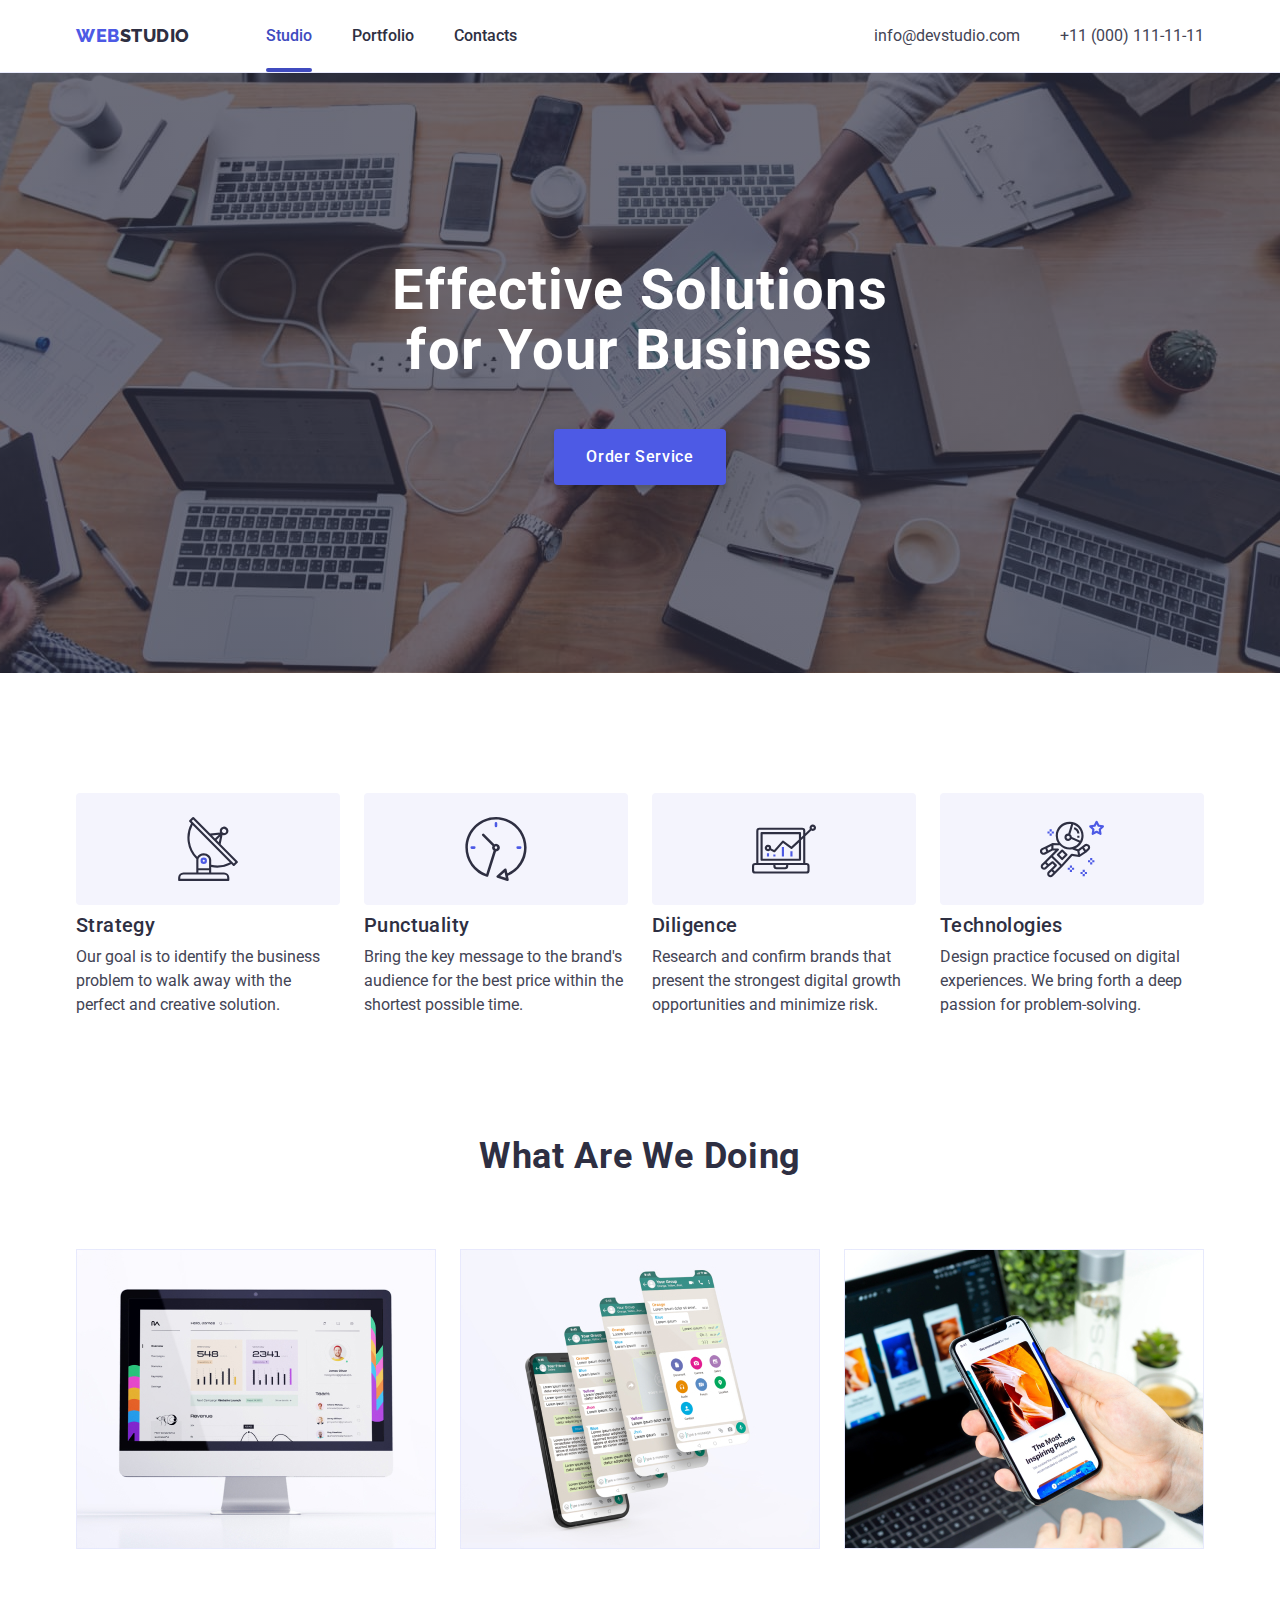
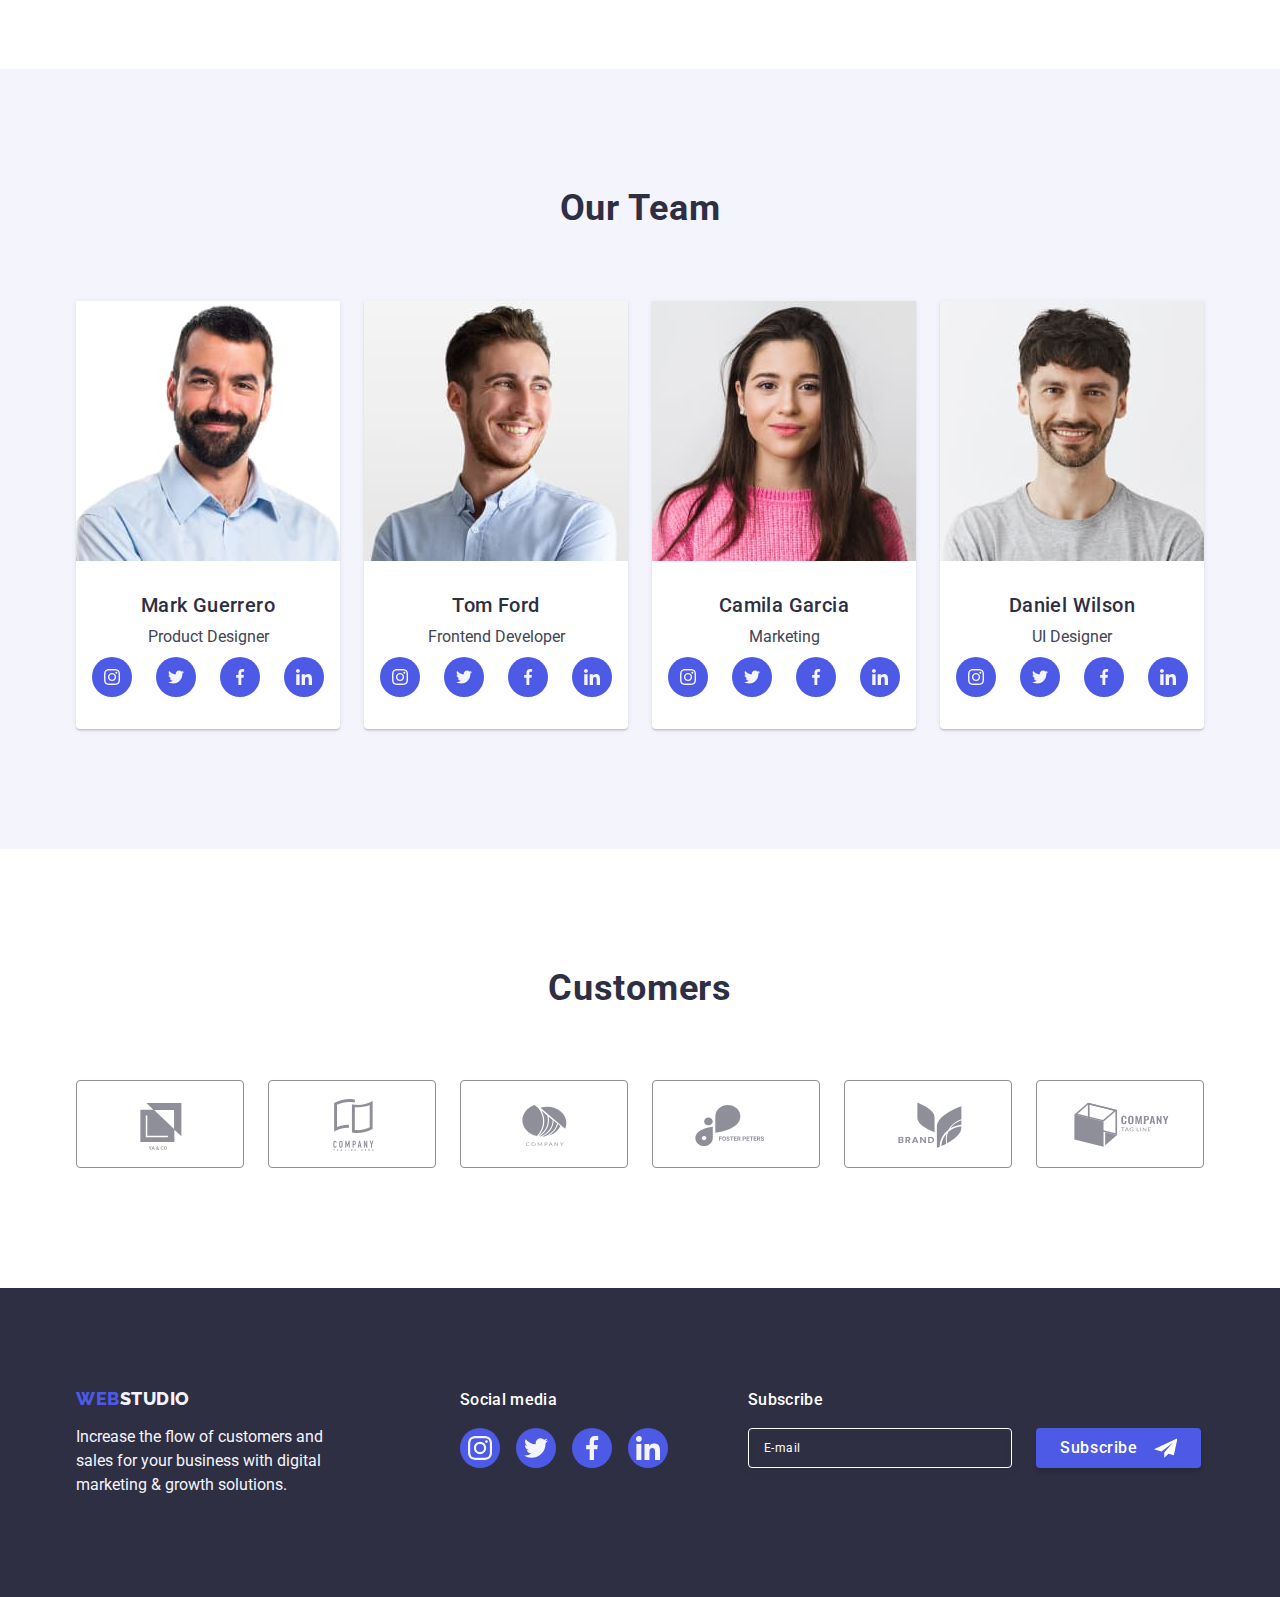
<file: index.html>
<!DOCTYPE html>
<html lang="en">
  <head>
    <meta charset="UTF-8" />
    <meta http-equiv="X-UA-Compatible" content="IE=edge" />
    <meta name="viewport" content="width=device-width, initial-scale=1.0" />
    <title>WebStudio</title>

    <!-- Fonts -->

    <link rel="preconnect" href="https://fonts.googleapis.com" />
    <link rel="preconnect" href="https://fonts.gstatic.com" crossorigin />
    <link
      href="https://fonts.googleapis.com/css2?family=Raleway:wght@800&family=Roboto:wght@400;500;700;900&display=swap"
      rel="stylesheet"
    />

    <!-- Normalize styles -->

    <link
      rel="stylesheet"
      href="https://cdn.jsdelivr.net/npm/modern-normalize@1.1.0/modern-normalize.min.css"
    />

    <!-- Custom styles -->

    <link rel="stylesheet" href="./css/styles.css" />
  </head>
  <body>
    <!-- Header section -->

    <header class="header">
      <div class="header-container container">
        <nav class="header-nav">
          <a class="logo link nav-link" href="./index.html"
            >Web<span class="header-logo link">Studio</span></a
          >
          <ul class="header-list list">
            <li class="header-item">
              <a class="header-link current link" href="./index.html">Studio</a>
            </li>
            <li class="header-item">
              <a class="header-link link" href="./portfolio.html">Portfolio</a>
            </li>
            <li class="header-item">
              <a class="header-link link" href="">Contacts</a>
            </li>
          </ul>
        </nav>
        <address class="header-contact">
          <ul class="header-contact-list list">
            <li class="header-contact-item">
              <a
                class="header-contact-link link"
                href="mailto:info@devstudio.com"
                >info@devstudio.com</a
              >
            </li>
            <li class="header-contact-item">
              <a class="header-contact-link link" href="tel:+110001111111"
                >+11 (000) 111-11-11</a
              >
            </li>
          </ul>
        </address>
      </div>
    </header>
    <main>
      <!-- Hero section -->

      <section class="section hero">
        <div class="container">
          <h1 class="hero-heading">Effective Solutions for Your Business</h1>
          <button class="hero-btn" type="button" data-modal-open>
            Order Service
          </button>
        </div>
      </section>

      <!-- Features section -->

      <section class="section features">
        <div class="container">
          <h2 class="features-title visually-hidden">Features</h2>
          <ul class="features-list list card-set">
            <li class="features-item card-set-item">
              <div class="features-container">
                <svg class="features-icon" width="64" height="64">
                  <use href="./images/icons.svg#icon-antenna-1"></use>
                </svg>
              </div>
              <h3 class="features-subtitle">Strategy</h3>
              <p class="features-text">
                Our goal is to identify the business problem to walk away with
                the perfect and creative solution.
              </p>
            </li>

            <li class="features-item card-set-item">
              <div class="features-container">
                <svg class="features-icon" width="64" height="64">
                  <use href="./images/icons.svg#icon-clock-1"></use>
                </svg>
              </div>
              <h3 class="features-subtitle">Punctuality</h3>
              <p class="features-text">
                Bring the key message to the brand's audience for the best price
                within the shortest possible time.
              </p>
            </li>

            <li class="features-item card-set-item">
              <div class="features-container">
                <svg class="features-icon" width="64" height="64">
                  <use href="./images/icons.svg#icon-diagram-1"></use>
                </svg>
              </div>
              <h3 class="features-subtitle">Diligence</h3>
              <p class="features-text">
                Research and confirm brands that present the strongest digital
                growth opportunities and minimize risk.
              </p>
            </li>

            <li class="features-item card-set-item">
              <div class="features-container">
                <svg class="features-icon" width="64" height="64">
                  <use href="./images/icons.svg#icon-astronaut-1"></use>
                </svg>
              </div>
              <h3 class="features-subtitle">Technologies</h3>
              <p class="features-text">
                Design practice focused on digital experiences. We bring forth a
                deep passion for problem-solving.
              </p>
            </li>
          </ul>
        </div>
      </section>

      <!-- Our works -->

      <section class="section works">
        <div class="container">
          <h2 class="works-title title">What are we doing</h2>
          <ul class="works-list list card-set">
            <li class="works-item card-set-item">
              <img
                class="works-img"
                src="./images/Our_works/rectangle71-1.jpg"
                alt="That we are doing"
                width="360"
                height="300"
              />
            </li>
            <li class="works-item card-set-item">
              <img
                class="works-img"
                src="./images/Our_works/rectangle71-2.jpg"
                alt="That we are doing"
                width="360"
                height="300"
              />
            </li>
            <li class="works-item card-set-item">
              <img
                class="works-img"
                src="./images/Our_works/rectangle71-3.jpg"
                alt="That we are doing"
                width="360"
                height="300"
              />
            </li>
          </ul>
        </div>
      </section>

      <!-- Our team -->

      <section class="section team">
        <div class="container team-container">
          <h2 class="team-title title">Our Team</h2>
          <ul class="team-list list card-set">
            <li class="team-item card-set-item">
              <img
                class="team-img"
                src="./images/Our_team/img-1.jpg"
                alt="Man"
                width="264"
                height="260"
              />
              <div class="team-wraper">
                <h3 class="team-subtitle">Mark Guerrero</h3>
                <p class="team-text">Product Designer</p>
                <ul class="socials list">
                  <li class="socials-item">
                    <a
                      class="socials-link link"
                      href="https://instagram.com"
                      target="_blank"
                      rel="noopener noreferrer"
                      aria-label="Instagram icon"
                    >
                      <svg class="socials-icon" width="16" height="16">
                        <use href="./images/icons.svg#icon-instagram-2"></use>
                      </svg>
                    </a>
                  </li>
                  <li class="socials-item">
                    <a
                      class="socials-link link"
                      href="https://twitter.com"
                      target="_blank"
                      rel="noopener noreferrer"
                      aria-label="Twitter icon"
                    >
                      <svg class="socials-icon" width="16" height="16">
                        <use href="./images/icons.svg#icon-twitter-1"></use>
                      </svg>
                    </a>
                  </li>
                  <li class="socials-item">
                    <a
                      class="socials-link link"
                      href="https://facebook.com"
                      target="_blank"
                      rel="noopener noreferrer"
                      aria-label="Facebook icon"
                    >
                      <svg class="socials-icon" width="16" height="16">
                        <use href="./images/icons.svg#icon-facebook-1"></use>
                      </svg>
                    </a>
                  </li>
                  <li class="socials-item">
                    <a
                      class="socials-link link"
                      href="https://linkedin.com"
                      target="_blank"
                      rel="noopener noreferrer"
                      aria-label="Linkedin icon"
                    >
                      <svg class="socials-icon" width="16" height="16">
                        <use href="./images/icons.svg#icon-linkedin-1"></use>
                      </svg>
                    </a>
                  </li>
                </ul>
              </div>
            </li>
            <li class="team-item card-set-item">
              <img
                class="team-img"
                src="./images/Our_team/img-2.jpg"
                alt="Man"
                width="264"
                height="260"
              />
              <div class="team-wraper">
                <h3 class="team-subtitle">Tom Ford</h3>
                <p class="team-text">Frontend Developer</p>
                <ul class="socials list">
                  <li class="socials-item">
                    <a
                      class="socials-link link"
                      href="https://instagram.com"
                      target="_blank"
                      rel="noopener noreferrer"
                      aria-label="Instagram icon"
                    >
                      <svg class="socials-icon" width="16" height="16">
                        <use href="./images/icons.svg#icon-instagram-2"></use>
                      </svg>
                    </a>
                  </li>
                  <li class="socials-item">
                    <a
                      class="socials-link link"
                      href="https://twitter.com"
                      target="_blank"
                      rel="noopener noreferrer"
                      aria-label="Twitter icon"
                    >
                      <svg class="socials-icon" width="16" height="16">
                        <use href="./images/icons.svg#icon-twitter-1"></use>
                      </svg>
                    </a>
                  </li>
                  <li class="socials-item">
                    <a
                      class="socials-link link"
                      href="https://facebook.com"
                      target="_blank"
                      rel="noopener noreferrer"
                      aria-label="Facebook icon"
                    >
                      <svg class="socials-icon" width="16" height="16">
                        <use href="./images/icons.svg#icon-facebook-1"></use>
                      </svg>
                    </a>
                  </li>
                  <li class="socials-item">
                    <a
                      class="socials-link link"
                      href="https://linkedin.com"
                      target="_blank"
                      rel="noopener noreferrer"
                      aria-label="Linkedin icon"
                    >
                      <svg class="socials-icon" width="16" height="16">
                        <use href="./images/icons.svg#icon-linkedin-1"></use>
                      </svg>
                    </a>
                  </li>
                </ul>
              </div>
            </li>
            <li class="team-item card-set-item">
              <img
                class="team-img"
                src="./images/Our_team/img-3.jpg"
                alt="Woman"
                width="264"
                height="260"
              />
              <div class="team-wraper">
                <h3 class="team-subtitle">Camila Garcia</h3>
                <p class="team-text">Marketing</p>
                <ul class="socials list">
                  <li class="socials-item">
                    <a
                      class="socials-link link"
                      href="https://instagram.com"
                      target="_blank"
                      rel="noopener noreferrer"
                      aria-label="Instagram icon"
                    >
                      <svg class="socials-icon" width="16" height="16">
                        <use href="./images/icons.svg#icon-instagram-2"></use>
                      </svg>
                    </a>
                  </li>
                  <li class="socials-item">
                    <a
                      class="socials-link link"
                      href="https://twitter.com"
                      target="_blank"
                      rel="noopener noreferrer"
                      aria-label="Twitter icon"
                    >
                      <svg class="socials-icon" width="16" height="16">
                        <use href="./images/icons.svg#icon-twitter-1"></use>
                      </svg>
                    </a>
                  </li>
                  <li class="socials-item">
                    <a
                      class="socials-link link"
                      href="https://facebook.com"
                      target="_blank"
                      rel="noopener noreferrer"
                      aria-label="Facebook icon"
                    >
                      <svg class="socials-icon" width="16" height="16">
                        <use href="./images/icons.svg#icon-facebook-1"></use>
                      </svg>
                    </a>
                  </li>
                  <li class="socials-item">
                    <a
                      class="socials-link link"
                      href="https://linkedin.com"
                      target="_blank"
                      rel="noopener noreferrer"
                      aria-label="Linkedin icon"
                    >
                      <svg class="socials-icon" width="16" height="16">
                        <use href="./images/icons.svg#icon-linkedin-1"></use>
                      </svg>
                    </a>
                  </li>
                </ul>
              </div>
            </li>
            <li class="team-item card-set-item">
              <img
                class="team-img"
                src="./images/Our_team/img-4.jpg"
                alt="Man"
                width="264"
                height="260"
              />
              <div class="team-wraper">
                <h3 class="team-subtitle">Daniel Wilson</h3>
                <p class="team-text">UI Designer</p>
                <ul class="socials list">
                  <li class="socials-item">
                    <a
                      class="socials-link link"
                      href="https://instagram.com"
                      target="_blank"
                      rel="noopener noreferrer"
                      aria-label="Instagram icon"
                    >
                      <svg class="socials-icon" width="16" height="16">
                        <use href="./images/icons.svg#icon-instagram-2"></use>
                      </svg>
                    </a>
                  </li>
                  <li class="socials-item">
                    <a
                      class="socials-link link"
                      href="https://twitter.com"
                      target="_blank"
                      rel="noopener noreferrer"
                      aria-label="Twitter icon"
                    >
                      <svg class="socials-icon" width="16" height="16">
                        <use href="./images/icons.svg#icon-twitter-1"></use>
                      </svg>
                    </a>
                  </li>
                  <li class="socials-item">
                    <a
                      class="socials-link link"
                      href="https://facebook.com"
                      target="_blank"
                      rel="noopener noreferrer"
                      aria-label="Facebook icon"
                    >
                      <svg class="socials-icon" width="16" height="16">
                        <use href="./images/icons.svg#icon-facebook-1"></use>
                      </svg>
                    </a>
                  </li>
                  <li class="socials-item">
                    <a
                      class="socials-link link"
                      href="https://linkedin.com"
                      target="_blank"
                      rel="noopener noreferrer"
                      aria-label="Linkedin icon"
                    >
                      <svg class="socials-icon" width="16" height="16">
                        <use href="./images/icons.svg#icon-linkedin-1"></use>
                      </svg>
                    </a>
                  </li>
                </ul>
              </div>
            </li>
          </ul>
        </div>
      </section>

      <!-- Customers -->

      <section class="section clients">
        <div class="container">
          <h2 class="clients-title title">Customers</h2>
          <ul class="clients-list list">
            <li class="clients-item">
              <a class="clients-link link" href="">
                <svg class="clients-icon" width="104" height="56">
                  <use href="./images/icons.svg#icon-Logo"></use>
                </svg>
              </a>
            </li>
            <li class="clients-item">
              <a class="clients-link link" href="">
                <svg class="clients-icon" width="104" height="56">
                  <use href="./images/icons.svg#icon-Logo2"></use>
                </svg>
              </a>
            </li>
            <li class="clients-item">
              <a class="clients-link link" href="">
                <svg class="clients-icon" width="104" height="56">
                  <use href="./images/icons.svg#icon-Logo3"></use>
                </svg>
              </a>
            </li>
            <li class="clients-item">
              <a class="clients-link link" href="">
                <svg class="clients-icon" width="104" height="56">
                  <use href="./images/icons.svg#icon-Logo4"></use>
                </svg>
              </a>
            </li>
            <li class="clients-item">
              <a class="clients-link link">
                <svg class="clients-icon" width="104" height="56">
                  <use href="./images/icons.svg#icon-Logo5"></use>
                </svg>
              </a>
            </li>
            <li class="clients-item">
              <a class="clients-link link">
                <svg class="clients-icon" width="104" height="56">
                  <use href="./images/icons.svg#icon-Logo6"></use>
                </svg>
              </a>
            </li>
          </ul>
        </div>
      </section>
    </main>

    <!-- Footer section -->

    <footer class="footer">
      <div class="footer-container container">
        <div class="footer-left-side">
          <a class="logo link web-link" href="./index.html"
            >Web<span class="footer-logo link">Studio</span></a
          >
          <p class="footer-text">
            Increase the flow of customers and sales for your business with
            digital marketing & growth solutions.
          </p>
        </div>
        <div class="footer-socials">
          <p class="footer-socials-text">Social media</p>
          <ul class="footer-socials-list socials list">
            <li class="footer-socials-item">
              <a
                class="footer-socials-link link"
                href="https://instagram.com"
                target="_blank"
                rel="noopener noreferrer"
                aria-label="Instagram icon"
              >
                <svg class="footer-socials-icon" width="24" height="24">
                  <use href="./images/icons.svg#icon-instagram-2"></use>
                </svg>
              </a>
            </li>
            <li class="footer-socials-item">
              <a
                class="footer-socials-link link"
                href="https://twitter.com"
                target="_blank"
                rel="noopener noreferrer"
                aria-label="Twitter icon"
              >
                <svg class="footer-socials-icon" width="24" height="24">
                  <use href="./images/icons.svg#icon-twitter-1"></use>
                </svg>
              </a>
            </li>
            <li class="footer-socials-item">
              <a
                class="footer-socials-link link"
                href="https://facebook.com"
                target="_blank"
                rel="noopener noreferrer"
                aria-label="Facebook icon"
              >
                <svg class="footer-socials-icon" width="24" height="24">
                  <use href="./images/icons.svg#icon-facebook-1"></use>
                </svg>
              </a>
            </li>
            <li class="footer-socials-item">
              <a
                class="footer-socials-link link"
                href="https://linkedin.com"
                target="_blank"
                rel="noopener noreferrer"
                aria-label="Linkedin icon"
              >
                <svg class="footer-socials-icon" width="24" height="24">
                  <use href="./images/icons.svg#icon-linkedin-1"></use>
                </svg>
              </a>
            </li>
          </ul>
        </div>
        <div class="form-field">
          <p class="form-title">Subscribe</p>
          <form class="footer-form">
            <div class="footer-form-field">
              <label class="foooter-form-label" for="subscribe">E-mail</label>
              <input
                class="footer-input-form"
                type="email"
                name="subscribe"
                id="subscribe"
              />
            </div>
            <button class="footer-form-btn btn" type="submit">
              <span class="btn-title">Subscribe</span>
              <svg class="footer-form-icon" width="24" height="20">
                <use href="./images/icons.svg#icon-icon-send"></use>
              </svg>
            </button>
          </form>
        </div>
      </div>
    </footer>
    <div class="backdrop is-hidden" data-modal>
      <div class="modal">
        <button class="modal-btn" type="button" data-modal-close>
          <svg class="modal-icon" width="8" height="8">
            <use href="./images/icons.svg#icon-close-black-hero"></use>
          </svg>
        </button>
        <strong class="modal-title"
          >Leave your contacts and we will call you back</strong
        >
        <form class="modal-form" name="contacts_form">
          <label class="modal-label-form" for="user-name">Name</label>
          <div class="modal-form-field">
            <input
              class="modal-input-form"
              type="text"
              name="user_name"
              id="user-name"
              placeholder=" "
              required
            />
            <svg class="modal-form-icon" width="12" height="12">
              <use href="./images/icons.svg#icon-persona-black"></use>
            </svg>
          </div>
          <label class="modal-label-form" for="user-phone">Phone</label>
          <div class="modal-form-field">
            <input
              class="modal-input-form"
              type="tel"
              name="user_phone"
              id="user-phone"
              placeholder=" "
              required
            />
            <svg class="modal-form-icon" width="13" height="13">
              <use href="./images/icons.svg#icon-modal-phone"></use>
            </svg>
          </div>
          <label class="modal-label-form" for="user-email">Email</label>
          <div class="modal-form-field">
            <input
              class="modal-input-form"
              type="email"
              name="user_email"
              id="user-email"
              placeholder=" "
              required
            />
            <svg class="modal-form-icon" width="15" height="12">
              <use href="./images/icons.svg#icon-modal-mail"></use>
            </svg>
          </div>
          <label class="modal-label-form" for="comment">Comment</label>
          <textarea
            class="modal-comment-form"
            name="comment"
            rows="5"
            id="comment"
            placeholder="Text input"
          ></textarea>
          <label class="modal-form-agreement">
            <div class="modal-check-field">
              <input
                class="modal-form-agreement-box"
                type="checkbox"
                name="comment"
              /><svg class="check-icon" width="10" height="8">
                <use href="./images/icons.svg#icon-label-accept"></use>
              </svg>
            </div>
            <span class="modal-form-agreement-text"
              >I accept the terms and conditions of the
              <a class="modal-form-agreement-link link" href=""
                >Privacy Policy</a
              ></span
            >
          </label>
          <button class="modal-form-btn btn" type="submit">Send</button>
        </form>
      </div>
    </div>
    <script src="./js/modal.js"></script>
  </body>
</html>
</file>
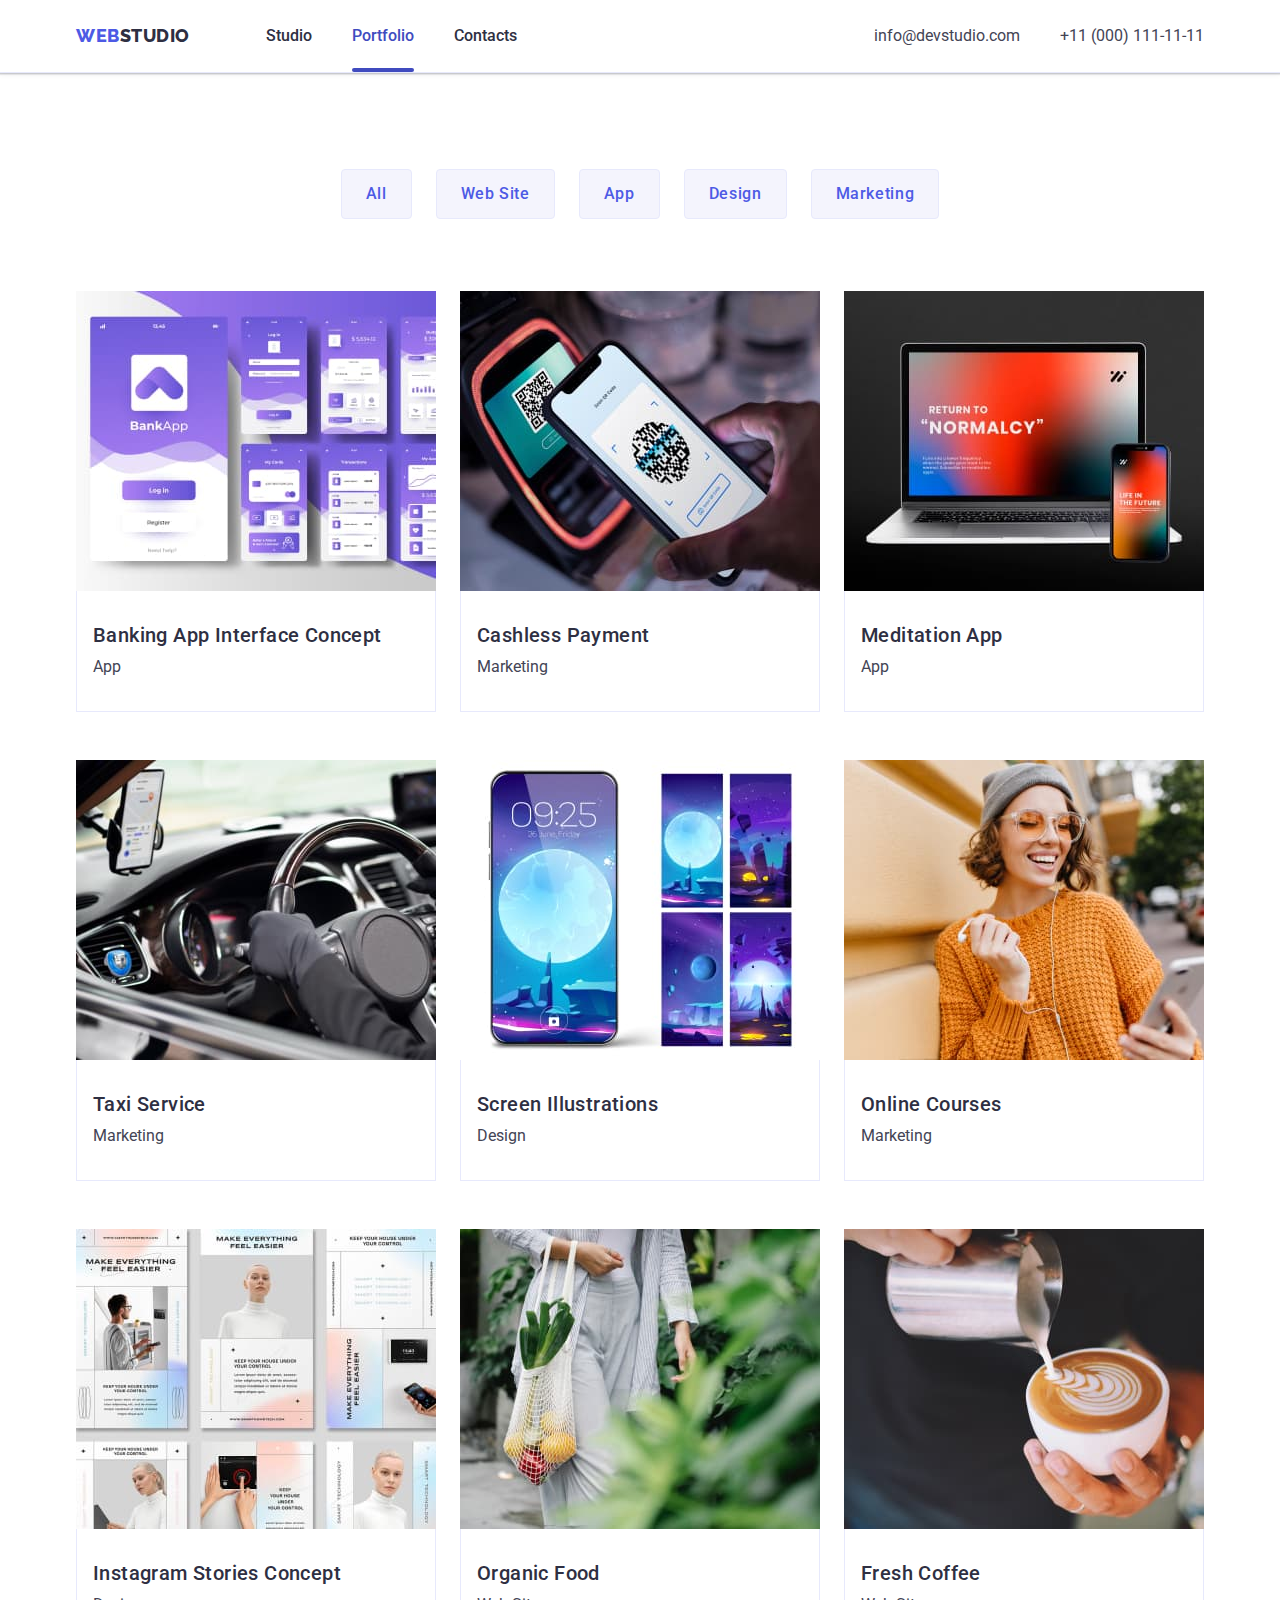
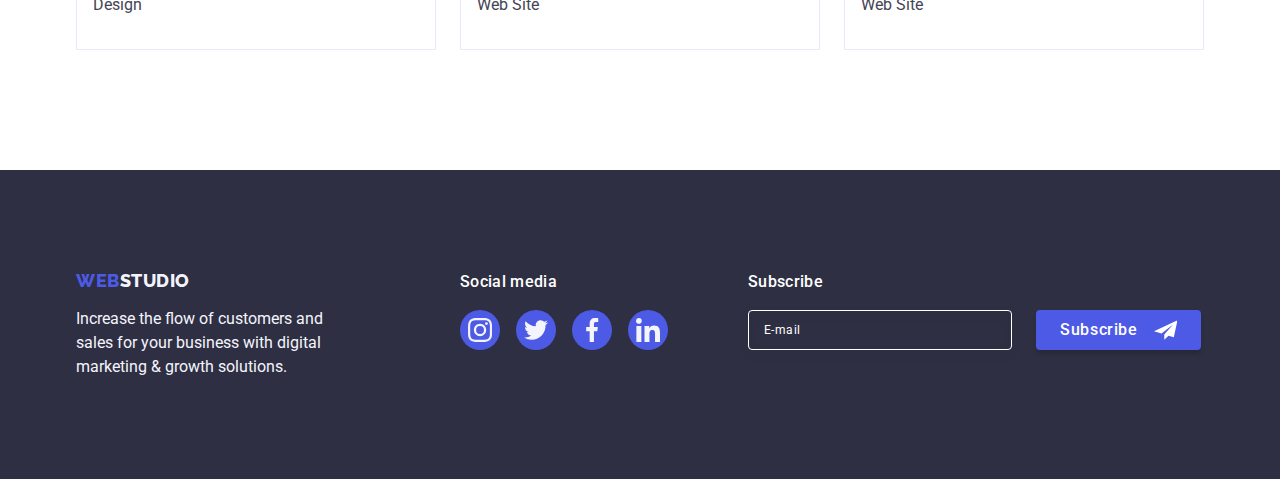
<file: portfolio.html>
<!DOCTYPE html>
<html lang="en">
  <head>
    <meta charset="UTF-8" />
    <meta http-equiv="X-UA-Compatible" content="IE=edge" />
    <meta name="viewport" content="width=device-width, initial-scale=1.0" />
    <title>WebStudio</title>

    <!-- Fonts -->

    <link rel="preconnect" href="https://fonts.googleapis.com" />
    <link rel="preconnect" href="https://fonts.gstatic.com" crossorigin />
    <link
      href="https://fonts.googleapis.com/css2?family=Raleway:wght@800&family=Roboto:wght@400;500;700;900&display=swap"
      rel="stylesheet"
    />

    <!-- Normalize styles -->

    <link
      rel="stylesheet"
      href="https://cdn.jsdelivr.net/npm/modern-normalize@1.1.0/modern-normalize.min.css"
    />

    <!-- Custom styles -->

    <link rel="stylesheet" href="./css/styles.css" />
  </head>

  <body>
    <!-- Header section -->

    <header class="header">
      <div class="header-container container">
        <nav class="header-nav">
          <a class="logo link nav-link" href="./index.html"
            >Web<span class="header-logo logo link">Studio</span></a
          >
          <ul class="header-list list">
            <li class="header-item">
              <a class="header-link link" href="./index.html">Studio</a>
            </li>
            <li class="header-item">
              <a class="header-link current link" href="./portfolio.html"
                >Portfolio</a
              >
            </li>
            <li class="header-item">
              <a class="header-link link" href="">Contacts</a>
            </li>
          </ul>
        </nav>
        <address class="header-contact">
          <ul class="header-contact-list list">
            <li class="header-contact-item">
              <a
                class="header-contact-link link"
                href="mailto:info@devstudio.com"
                >info@devstudio.com</a
              >
            </li>
            <li class="header-contact-item">
              <a class="header-contact-link link" href="tel:+110001111111"
                >+11 (000) 111-11-11</a
              >
            </li>
          </ul>
        </address>
      </div>
    </header>
    <main>
      <!-- Filter section -->

      <section class="section filter-section">
        <div class="container filter-container">
          <h1 class="filter-heading visually-hidden">Filter</h1>
          <ul class="filter-list-btn list">
            <li class="filter-item">
              <button class="filter-btn" type="button">All</button>
            </li>
            <li class="filter-item">
              <button class="filter-btn" type="button">Web Site</button>
            </li>
            <li class="filter-item">
              <button class="filter-btn" type="button">App</button>
            </li>
            <li class="filter-item">
              <button class="filter-btn" type="button">Design</button>
            </li>
            <li class="filter-item">
              <button class="filter-btn" type="button">Marketing</button>
            </li>
          </ul>
          <ul class="filter-list-img list card-set">
            <li class="filter-item-img card-set-item">
              <a class="filter-link link">
                <div class="filter-box">
                  <img
                    class="filter-img"
                    src="./images/Portfolio/img1.jpg"
                    alt="Banking App"
                  />
                  <div class="overlay">
                    <p class="overlay-label">
                      14 Stylish and User-Friendly App Design Concepts · Task
                      Manager App · Calorie Tracker App · Exotic Fruit Ecommerce
                      App · Cloud Storage App
                    </p>
                  </div>
                </div>
                <div class="filter-wraper">
                  <h2 class="filter-title">Banking App Interface Concept</h2>
                  <p class="filter-text">App</p>
                </div>
              </a>
            </li>
            <li class="filter-item-img card-set-item">
              <a class="filter-link link">
                <div class="filter-box">
                  <img
                    class="filter-img"
                    src="./images/Portfolio/img2.jpg"
                    alt="Cashless Payment"
                  />
                  <div class="overlay">
                    <p class="overlay-label">
                      14 Stylish and User-Friendly App Design Concepts · Task
                      Manager App · Calorie Tracker App · Exotic Fruit Ecommerce
                      App · Cloud Storage App
                    </p>
                  </div>
                </div>
                <div class="filter-wraper">
                  <h2 class="filter-title">Cashless Payment</h2>
                  <p class="filter-text">Marketing</p>
                </div></a
              >
            </li>
            <li class="filter-item-img card-set-item">
              <a class="filter-link link">
                <div class="filter-box">
                  <img
                    class="filter-img"
                    src="./images/Portfolio/img3.jpg"
                    alt="Meditation App"
                  />
                  <div class="overlay">
                    <p class="overlay-label">
                      14 Stylish and User-Friendly App Design Concepts · Task
                      Manager App · Calorie Tracker App · Exotic Fruit Ecommerce
                      App · Cloud Storage App
                    </p>
                  </div>
                </div>
                <div class="filter-wraper">
                  <h2 class="filter-title">Meditation App</h2>
                  <p class="filter-text">App</p>
                </div></a
              >
            </li>
            <li class="filter-item-img card-set-item">
              <a class="filter-link link">
                <div class="filter-box">
                  <img
                    class="filter-img"
                    src="./images/Portfolio/img4.jpg"
                    alt="Taxi Service"
                  />
                  <div class="overlay">
                    <p class="overlay-label">
                      14 Stylish and User-Friendly App Design Concepts · Task
                      Manager App · Calorie Tracker App · Exotic Fruit Ecommerce
                      App · Cloud Storage App
                    </p>
                  </div>
                </div>
                <div class="filter-wraper">
                  <h2 class="filter-title">Taxi Service</h2>
                  <p class="filter-text">Marketing</p>
                </div></a
              >
            </li>
            <li class="filter-item-img card-set-item">
              <a class="filter-link link">
                <div class="filter-box">
                  <img
                    class="filter-img"
                    src="./images/Portfolio/img5.jpg"
                    alt="Screen Illustrations"
                  />
                  <div class="overlay">
                    <p class="overlay-label">
                      14 Stylish and User-Friendly App Design Concepts · Task
                      Manager App · Calorie Tracker App · Exotic Fruit Ecommerce
                      App · Cloud Storage App
                    </p>
                  </div>
                </div>
                <div class="filter-wraper">
                  <h2 class="filter-title">Screen Illustrations</h2>
                  <p class="filter-text">Design</p>
                </div></a
              >
            </li>
            <li class="filter-item-img card-set-item">
              <a class="filter-link link">
                <div class="filter-box">
                  <img
                    class="filter-img"
                    src="./images/Portfolio/img6.jpg"
                    alt="Online Courses"
                  />
                  <div class="overlay">
                    <p class="overlay-label">
                      14 Stylish and User-Friendly App Design Concepts · Task
                      Manager App · Calorie Tracker App · Exotic Fruit Ecommerce
                      App · Cloud Storage App
                    </p>
                  </div>
                </div>
                <div class="filter-wraper">
                  <h2 class="filter-title">Online Courses</h2>
                  <p class="filter-text">Marketing</p>
                </div></a
              >
            </li>
            <li class="filter-item-img card-set-item">
              <a class="filter-link link">
                <div class="filter-box">
                  <img
                    class="filter-img"
                    src="./images/Portfolio/img7.jpg"
                    alt="Instagram Stories Concept"
                  />
                  <div class="overlay">
                    <p class="overlay-label">
                      14 Stylish and User-Friendly App Design Concepts · Task
                      Manager App · Calorie Tracker App · Exotic Fruit Ecommerce
                      App · Cloud Storage App
                    </p>
                  </div>
                </div>
                <div class="filter-wraper">
                  <h2 class="filter-title">Instagram Stories Concept</h2>
                  <p class="filter-text">Design</p>
                </div></a
              >
            </li>
            <li class="filter-item-img card-set-item">
              <a class="filter-link link">
                <div class="filter-box">
                  <img
                    class="filter-img"
                    src="./images/Portfolio/img8.jpg"
                    alt="Organic Food"
                  />
                  <div class="overlay">
                    <p class="overlay-label">
                      14 Stylish and User-Friendly App Design Concepts · Task
                      Manager App · Calorie Tracker App · Exotic Fruit Ecommerce
                      App · Cloud Storage App
                    </p>
                  </div>
                </div>
                <div class="filter-wraper">
                  <h2 class="filter-title">Organic Food</h2>
                  <p class="filter-text">Web Site</p>
                </div></a
              >
            </li>
            <li class="filter-item-img card-set-item">
              <a class="filter-link link">
                <div class="filter-box">
                  <img
                    class="filter-img"
                    src="./images/Portfolio/img9.jpg"
                    alt="Fresh Coffee"
                  />
                  <div class="overlay">
                    <p class="overlay-label">
                      14 Stylish and User-Friendly App Design Concepts · Task
                      Manager App · Calorie Tracker App · Exotic Fruit Ecommerce
                      App · Cloud Storage App
                    </p>
                  </div>
                </div>
                <div class="filter-wraper">
                  <h2 class="filter-title">Fresh Coffee</h2>
                  <p class="filter-text">Web Site</p>
                </div></a
              >
            </li>
          </ul>
        </div>
      </section>
    </main>

    <!-- Footer section -->

    <footer class="footer">
      <div class="footer-container container">
        <div class="footer-left-side">
          <a class="logo link web-link" href="./index.html"
            >Web<span class="footer-logo link">Studio</span></a
          >
          <p class="footer-text">
            Increase the flow of customers and sales for your business with
            digital marketing & growth solutions.
          </p>
        </div>
        <div class="footer-socials">
          <p class="footer-socials-text">Social media</p>
          <ul class="footer-socials-list socials list">
            <li class="footer-socials-item">
              <a
                class="footer-socials-link link"
                href="https://instagram.com"
                target="_blank"
                rel="noopener noreferrer"
                aria-label="Instagram icon"
              >
                <svg class="footer-socials-icon" width="24" height="24">
                  <use href="./images/icons.svg#icon-instagram-2"></use>
                </svg>
              </a>
            </li>
            <li class="footer-socials-item">
              <a
                class="footer-socials-link link"
                href="https://twitter.com"
                target="_blank"
                rel="noopener noreferrer"
                aria-label="Twitter icon"
              >
                <svg class="footer-socials-icon" width="24" height="24">
                  <use href="./images/icons.svg#icon-twitter-1"></use>
                </svg>
              </a>
            </li>
            <li class="footer-socials-item">
              <a
                class="footer-socials-link link"
                href="https://facebook.com"
                target="_blank"
                rel="noopener noreferrer"
                aria-label="Facebook icon"
              >
                <svg class="footer-socials-icon" width="24" height="24">
                  <use href="./images/icons.svg#icon-facebook-1"></use>
                </svg>
              </a>
            </li>
            <li class="footer-socials-item">
              <a
                class="footer-socials-link link"
                href="https://linkedin.com"
                target="_blank"
                rel="noopener noreferrer"
                aria-label="Linkedin icon"
              >
                <svg class="footer-socials-icon" width="24" height="24">
                  <use href="./images/icons.svg#icon-linkedin-1"></use>
                </svg>
              </a>
            </li>
          </ul>
        </div>
        <div class="form-field">
          <p class="form-title">Subscribe</p>
          <form class="footer-form">
            <div class="footer-form-field">
              <label class="foooter-form-label" for="subscribe">E-mail</label>
              <input class="footer-input-form" type="email" name="subscribe" id="subscribe" />
            </div>
            <button class="footer-form-btn btn" type="submit">
              <span class="btn-title">Subscribe</span>
              <svg class="footer-form-icon" width="24" height="20">
                <use href="./images/icons.svg#icon-icon-send"></use>
              </svg>
            </button>
          </form>
        </div>
      </div>
    </footer>
  </body>
</html>
</file>
<file: css/styles.css>
:root {
  /* Fonts */
  --primary-font: Roboto, sans-serif;
  --secondary-font: Raleway, sans-serif;
  /* Text colors */
  --main-tx-cl: #434455;
  --iris-tx-cl: #4d5ae5;
  --navy-blue-tx-cl: #2e2f42;
  --accent-tx-cl: #404bbf;
  --white-tx-cl: #ffffff;
  --cloud-tx-cl: #f4f4fd;
  --light-slate: #8e8f99;
  /* Bg colors */
  --dark-bg-cl: #2e2f42;
  --main-bg-cl: #ffffff;
  --iris-bg-cl: #4d5ae5;
  --ocean-bg-cl: #404bbf;
  --light-bg-cl: #f4f4fd;
  --success-bg-cl: #31d0aa;
  --dairy-bg-cl: #fcfcfc;
  /* Others */
  --indent: 24px;
  --items: 4;
  --backing: 8px;
  --titlebacking: 72px;
  /* Animation */
  --anim-fast: 250ms cubic-bezier(0.4, 0, 0.2, 1);
}

/* Base styles */
body {
  color: var(--main-tx-cl);
  background-color: var(--main-bg-cl);
  font-family: var(--primary-font);
  font-size: 16px;
  line-height: 1.5;
}

.logo {
  font-family: var(--secondary-font);
  font-size: 18px;
  font-weight: 800;
  line-height: 1.17;
  letter-spacing: 0.03em;
  color: var(--iris-tx-cl);
  text-transform: uppercase;
}
.title {
  color: var(--navy-blue-tx-cl);
  font-size: 36px;
  line-height: 1.11;
  text-align: center;
  text-transform: capitalize;
  letter-spacing: 0.02em;
  margin-bottom: var(--titlebacking);
}
.section {
  padding-bottom: 120px;
  padding-top: 120px;
}
.visually-hidden {
  position: absolute;
  width: 1px;
  height: 1px;
  margin: -1px;
  border: 0;
  padding: 0;

  white-space: nowrap;
  clip-path: inset(100%);
  clip: rect(0 0 0 0);
  overflow: hidden;
}
/* Card set */
.card-set {
  display: flex;
  flex-wrap: wrap;
  gap: var(--indent);
}
.card-set-item {
  width: calc((100% - var(--indent) * (var(--items) - 1)) / var(--items));
}

/* reset start */
.link {
  text-decoration: none;
}
.list {
  margin: 0;
  padding: 0;
  list-style: none;
}
h1,
h2,
h3,
h4,
h5,
h6,
p {
  margin: 0;
}
img {
  display: block;
  max-width: 100%;
  height: auto;
}
button {
  font-family: inherit;
  color: currentColor;
  cursor: pointer;
}
/* reset end */

.container {
  width: 1158px;
  margin-left: auto;
  margin-right: auto;
  padding-left: 15px;
  padding-right: 15px;

  /* outline: 2px solid red;
  outline-offset: -2px; */
}

/* Header section */
.header {
  box-shadow: 0px 2px 1px rgba(46, 47, 66, 0.08),
    0px 1px 1px rgba(46, 47, 66, 0.16), 0px 1px 6px rgba(46, 47, 66, 0.08);
  border-bottom: 1px solid #e7e9fc;
}
.header-container {
  display: flex;
  align-items: center;
}
.header-nav {
  display: flex;
  align-items: center;
  margin-right: auto;
}
.nav-link {
  margin-right: 76px;
}
.header-logo {
  color: var(--navy-blue-tx-cl);
}

.header-list {
  display: flex;
  align-items: center;
  gap: 40px;
}

.header-link {
  position: relative;
  font-weight: 500;
  padding: 27px 0;
  color: var(--navy-blue-tx-cl);
  transition: color var(--anim-fast);
}
.header-link:hover,
.header-link:focus {
  color: var(--accent-tx-cl);
}
.header-link::after {
  content: "";
  position: absolute;
  bottom: 0;
  left: 0;
  display: block;
  width: 100%;
  height: 4px;
  border-radius: 2px;
}
.header-link.current {
  color: var(--accent-tx-cl);
}
.header-link.current::after {
  background-color: var(--ocean-bg-cl);
}

.header-contact {
  display: block;
  padding-top: 24px;
  padding-bottom: 24px;
  font-style: normal;
}

.header-contact-list {
  display: flex;
  align-items: center;
  gap: 40px;
}
.header-contact-link {
  color: inherit;
  transition: color var(--anim-fast);
}
.header-contact-link:hover,
.header-contact-link:focus {
  color: var(--accent-tx-cl);
}
/* Hero section */

.hero {
  max-width: 1440px;
  background-color: var(--dark-bg-cl);
  background-image: linear-gradient(
      rgba(46, 47, 66, 0.7),
      rgba(46, 47, 66, 0.7)
    ),
    url(../images/Hero/people-office.jpg);
  background-repeat: no-repeat;
  background-position: center;
  background-size: cover;
  color: var(--white-tx-cl);
  padding-top: 188px;
  padding-bottom: 188px;
  margin-right: auto;
  margin-left: auto;
}

.hero-heading {
  font-size: 56px;
  line-height: 1.07;
  text-align: center;
  letter-spacing: 0.02em;
  max-width: 496px;
  margin-left: auto;
  margin-right: auto;
  margin-bottom: 48px;
}

.hero-btn {
  display: block;
  margin-left: auto;
  margin-right: auto;
  background-color: var(--iris-bg-cl);
  box-shadow: 0px 4px 4px rgba(0, 0, 0, 0.15);
  border-radius: 4px;
  font-family: var(--primary-font);
  font-size: 16px;
  font-weight: 500;
  line-height: 1.5;
  letter-spacing: 0.04em;
  color: var(--white-tx-cl);
  min-width: 169px;
  height: 56px;
  padding: 16px 32px;
  border: none;
  transition: background-color var(--anim-fast);
}
.hero-btn:hover,
.hero-btn:focus {
  background-color: var(--ocean-bg-cl);
}
/* Features section */

.features {
  padding: 120px 0;
}
.features-container {
  display: flex;
  justify-content: center;
  align-items: center;
  width: 264px;
  height: 112px;
  background: var(--light-bg-cl);
  border-radius: 4px;
  margin-bottom: var(--backing);
}
.features-subtitle {
  font-size: 20px;
  font-weight: 500;
  line-height: 1.2;
  letter-spacing: 0.02em;
  color: var(--navy-blue-tx-cl);
  margin-bottom: var(--backing);
}

.features-text {
  color: var(--main-tx-cl);
}

/* Our works */

.works {
  padding-top: 0;
}
.works-list {
  --items: 3;
}
/* Our team */

.team {
  background-color: var(--light-bg-cl);
}
.team-item {
  background-color: var(--main-bg-cl);
  box-shadow: 0px 1px 6px rgba(46, 47, 66, 0.08),
    0px 1px 1px rgba(46, 47, 66, 0.16), 0px 2px 1px rgba(46, 47, 66, 0.08);
  border-radius: 0px 0px 4px 4px;
}
.team-wraper {
  padding: 32px 0;
  border-radius: 0px 0px 4px 4px;
}
.team-subtitle {
  font-size: 20px;
  font-weight: 500;
  line-height: 1.2;
  text-align: center;
  letter-spacing: 0.02em;
  color: var(--navy-blue-tx-cl);
  text-transform: capitalize;
  margin-bottom: var(--backing);
}

.team-text {
  margin-top: var(--backing);
  color: var(--main-tx-cl);
  text-align: center;
  margin-bottom: var(--backing);
}
/* Socials*/
.socials {
  display: flex;
  justify-content: center;
  gap: 24px;
}
.socials-link {
  display: flex;
  justify-content: center;
  align-items: center;
  width: 40px;
  height: 40px;
  background-color: var(--iris-bg-cl);
  border-radius: 50%;
  transition: background-color var(--anim-fast);
}
.socials-link:hover,
.socials-link:focus {
  background-color: var(--ocean-bg-cl);
}

.socials-icon {
  fill: var(--cloud-tx-cl);
}

/* Customers*/

.clients-title {
  line-height: 1.1;
}

.clients-list {
  display: flex;
  justify-content: center;
  gap: 24px;
}
.clients-link {
  display: flex;
  justify-content: center;
  align-items: center;
  width: 168px;
  height: 88px;
  border: 1px solid #8e8f99;
  border-radius: 4px;
  color: var(--light-slate);
  transition: color var(--anim-fast), border-color var(--anim-fast);
}
.clients-link:hover,
.clients-link:focus {
  color: var(--ocean-bg-cl);
  border-color: var(--ocean-bg-cl);
}
.clients-icon {
  fill: currentColor;
}

/* Filter section*/

.filter-section {
  padding-top: 96px;
}
.filter-container {
  padding: 0 15px;
  border-top: none;
}
.filter-list-btn {
  display: flex;
  gap: var(--indent);
  justify-content: center;
  min-width: 586px;
  margin-bottom: 72px;
}
.filter-btn {
  display: block;
  font-family: Roboto, sans-serif;
  font-size: 16px;
  line-height: 1.5;
  background-color: var(--light-bg-cl);
  color: var(--iris-tx-cl);
  font-weight: 500;
  letter-spacing: 0.04em;
  text-align: center;
  padding: 12px 24px;
  border: 1px solid #e7e9fc;
  border-radius: 4px;
  transition: color var(--anim-fast), background-color var(--anim-fast),
    border var(--anim-fast), box-shadow var(--anim-fast);
}
.filter-btn:hover,
.filter-btn:focus {
  background-color: var(--ocean-bg-cl);
  color: var(--white-tx-cl);
  border: 1px solid transparent;
  box-shadow: 0px 3px 1px rgba(0, 0, 0, 0.1), 0px 2px 1px rgba(0, 0, 0, 0.08),
    0px 2px 2px rgba(0, 0, 0, 0.12);
}

.filter-list-img {
  --items: 3;
  row-gap: 48px;
  column-gap: 24px;
}
.filter-link {
  display: block;
  transition: box-shadow var(--anim-fast);
}
.filter-link:hover,
.filter-link:focus {
  box-shadow: 0px 1px 6px rgba(46, 47, 66, 0.08),
    0px 1px 1px rgba(46, 47, 66, 0.16), 0px 2px 1px rgba(46, 47, 66, 0.08);
}
.filter-box {
  position: relative;
  overflow: hidden;
}
.overlay {
  position: absolute;
  top: 0;
  left: 0;
  width: 100%;
  height: 100%;
  padding-top: 40px;
  padding-right: 32px;
  padding-bottom: 164px;
  padding-left: 32px;
  background-color: var(--iris-bg-cl);
  transform: translateY(100%);
  transition: transform var(--anim-fast);
}
.filter-item-img:hover .overlay {
  transform: translateY(0);
}

.overlay-label {
  color: var(--cloud-tx-cl);
  font-weight: 400;
  font-size: 16px;
  line-height: 1.5;
  letter-spacing: 0.02em;  
}

.filter-wraper {
  border: 1px solid #e7e9fc;
  padding: 32px 16px;
  border-top: none;
}

.filter-title {
  color: var(--navy-blue-tx-cl);
  font-size: 20px;
  font-weight: 500;
  line-height: 1.2;
  letter-spacing: 0.02em;
  margin-bottom: var(--backing);
}

/* Footer section */

.footer {
  background-color: var(--dark-bg-cl);
  padding-top: 100px;
  padding-bottom: 100px;
}
.footer-container {
  display: flex;
  align-items: baseline;
}
.footer-left-side {
  margin-right: 120px;
}
.web-link {
  display: inline-block;
  margin-bottom: 16px;
}
.footer-logo {
  color: var(--cloud-tx-cl);
}
.footer-text {
  color: var(--cloud-tx-cl);
  width: 264px;
}
.footer-socials-text {
  font-family: var(--primary-font);
  font-style: normal;
  font-weight: 500;
  font-size: 16px;
  line-height: 1.5;
  letter-spacing: 0.02em;
  color: var(--white-tx-cl);
  margin-bottom: 16px;
}
.footer-socials-list {
  gap: 16px;
  margin-right: 80px;
}
.footer-socials-link {
  display: flex;
  justify-content: center;
  align-items: center;
  width: 40px;
  height: 40px;
  background-color: var(--iris-bg-cl);
  border-radius: 50%;
  transition: background-color var(--anim-fast);
}
.footer-socials-link:hover,
.footer-socials-link:focus {
  background-color: var(--success-bg-cl);
}
.footer-socials-icon {
  fill: var(--cloud-tx-cl);
}
.form-field {
  color: var(--white-tx-cl);
}

.form-title {
  font-size: 16px;
  font-weight: 500;
  line-height: 1.5;
  letter-spacing: 0.02em;
  margin-bottom: 16px;
}

.footer-form {
  display: flex;
  gap: 24px;
  flex-direction: row;
  justify-content: center;
  align-items: center;
}
.footer-form-field {
  position: relative;
}

.foooter-form-label {
  position: absolute;
  top: 50%;
  left: 16px;
  transform: translateY(-50%);
  font-family: "Roboto";
  font-size: 12px;
  line-height: 2;
  font-weight: 400;
  letter-spacing: 0.04em;
}

.footer-input-form {
  width: 264px;
  height: 40px;
  font-size: 12px;
  line-height: 2;
  color: var(--white-tx-cl);
  background-color: transparent;
  border: 1px solid #ffffff;
  filter: drop-shadow(0px 4px 4px rgba(0, 0, 0, 0.15));
  border-radius: 4px;
  padding-left: 68px;
  outline: none;
  transition: border-color var(--anim-fast);
}
.footer-input-form:hover,
.footer-input-form:focus {
  border-color: var(--iris-bg-cl);
}
.footer-form-btn {
  display: flex;
  flex-direction: row;
  justify-content: center;
  align-items: center;
  width: 165px;
  height: 40px;
  padding: 8px 24px;
  gap: 16px;
  background-color: var(--iris-bg-cl);
  border: none;
  border-radius: 4px;
  box-shadow: 0px 4px 4px rgba(0, 0, 0, 0.15);
  transition: background-color var(--anim-fast);
}
.footer-form-btn:hover,
.footer-form-btn:focus {
  background-color: var(--ocean-bg-cl);
}
.btn-title {
  font-family: "Roboto";
  font-style: normal;
  font-weight: 500;
  font-size: 16px;
  line-height: 1.5;
  letter-spacing: 0.04em;
}
/* Modal styles */

.backdrop {
  position: fixed;
  top: 0;
  left: 0;
  right: 0;
  bottom: 0;
  background-color: rgba(46, 47, 66, 0.4);
  /* opacity: 1;
  visibility: visible;
  pointer-events: initial; */

  transition: opacity var(--anim-fast), visibility var(--anim-fast);
}
.backdrop.is-hidden {
  opacity: 0;
  visibility: hidden;
  pointer-events: none;
  transition-delay: 400ms;
}

.modal {
  position: absolute;
  top: 50%;
  left: 50%;
  transform: translate(-50%, -50%) rotate(0) scale(1);
  opacity: 1;
  width: 408px;
  min-height: 584px;
  padding: 24px;
  background-color: var(--dairy-bg-cl);
  border-radius: 4px;
  box-shadow: 0px 1px 1px rgba(0, 0, 0, 0.14), 0px 1px 3px rgba(0, 0, 0, 0.12),
    0px 2px 1px rgba(0, 0, 0, 0.2);
  transition: transform 400ms ease-in 200ms, opacity 400ms ease-in 200ms;
}
.backdrop.is-hidden .modal {
  transform: translate(-50%, -50%) rotate(360deg) scale(0.2);
  opacity: 0;
}

.modal-btn {
  position: relative;
  display: block;
  margin-left: auto;
  width: 24px;
  height: 24px;
  border-radius: 50%;
  background-color: #e7e9fc;
  border: 1px solid rgba(0, 0, 0, 0.1);
  border: none;
  cursor: pointer;
  transition: color var(--anim-fast), background-color var(--anim-fast);
}
.modal-btn:hover,
.modal-btn:focus {
  background-color: var(--ocean-bg-cl);
  /* border-radius: 4px; */
  color: var(--white-tx-cl);
}
.modal-icon {
  display: inline-block;
  position: absolute;
  top: 50%;
  left: 50%;
  transform: translate(-50%, -50%);
  fill: currentColor;
}
.modal-title {
  display: block;
  font-size: 16px;
  font-weight: 500;
  text-align: center;
  letter-spacing: 0.02em;
  line-height: 1.5px;
  text-align: center;
  margin-top: 24px;
  margin-bottom: 16px;
}
.modal-label-form {
  display: block;
  margin-bottom: 4px;
  font-size: 12px;
  font-weight: 400;
  color: var(--light-slate);
  line-height: 1.17;
  letter-spacing: 0.04em;
}
.modal-form-field {
  position: relative;
  margin-bottom: 8px;
}

.modal-input-form {
  width: 100%;
  height: 40px;
  padding: 0 38px;
  border: 1px solid rgba(46, 47, 66, 0.4);
  border-radius: 4px;
  /* outline: 2px solid transparent;
  outline-offset: -2px; */
  transition: border-color var(--anim-fast);
  outline: none;
}
.modal-input-form:focus {
  /* outline-color: var(--iris-bg-cl); */
  border-color: var(--iris-bg-cl);
}

.modal-form-icon {
  position: absolute;
  top: 50%;
  left: 16px;
  transform: translateY(-50%);
  transition: var(--anim-fast);
  pointer-events: none;
  transition: fill var(--anim-fast);
}
.modal-input-form:focus + .modal-form-icon {
  fill: var(--iris-bg-cl);
}

.modal-comment-form {
  display: block;
  width: 100%;
  min-height: 120px;
  padding: 8px 16px;
  font-size: 12px;
  margin-bottom: 16px;
  /* resize: vertical; */
  resize: none;
  border: 1px solid rgba(46, 47, 66, 0.4);
  border-radius: 4px;
  transition: border-color var(--anim-fast);
  outline: none;
}
.modal-comment-form:focus {
  border-color: var(--iris-bg-cl);
}
.modal-comment-form::placeholder {
  color: rgba(46, 47, 66, 0.4);
}
.modal-form-agreement {
  display: flex;
  flex-direction: row;
  align-items: center; 
  gap: 8px;
  margin-bottom: 24px;
}
.modal-check-field {
  position: relative;
}
.modal-form-agreement-box {
  display: block;
  appearance: none;
  width: 16px;
  height: 16px;
  border: 1px solid rgba(46, 47, 66, 0.4);
  border-radius: 2px;
  transition: background-color var(--anim-fast), border-color var(--anim-fast);
  cursor: pointer;
}
.modal-form-agreement-box:hover,
.modal-form-agreement-box:focus {
  border-color: var(--ocean-bg-cl);
}
.check-icon {
  position: absolute;
  left: 18.75%;
  right: 18.75%;
  top: 25%;
  bottom: 25%;
}
.modal-form-agreement-box:checked {
  background-color: var(--ocean-bg-cl);
  border: 1px solid var(--ocean-bg-cl);
}
.modal-form-agreement-text {
  font-size: 12px;
  font-weight: 400;
  line-height: 1.17;
  letter-spacing: 0.04em;
  color: var(--light-slate);
}
.modal-form-agreement-link {
  color: var(--iris-tx-cl);
}
.modal-form-agreement-box:checked + .modal-form-agreement {
  fill: var(--light-bg-cl);
}
.modal-form-btn {
  display: block;
  margin: 0 auto;
  width: 169px;
  height: 56px;
  padding: 8px 24px;
  font-size: 16px;
  line-height: 1.5;
  font-weight: 500;
  letter-spacing: 0.04em;
  background-color: var(--iris-bg-cl);
  color: var(--white-tx-cl);
  border-radius: 4px;
  border: none;
  box-shadow: 0px 4px 4px rgba(0, 0, 0, 0.15);
  transition: background-color var(--anim-fast);
}
.modal-form-btn:hover,
.modal-form-btn:focus {
  background-color: var(--ocean-bg-cl);
}
</file>
